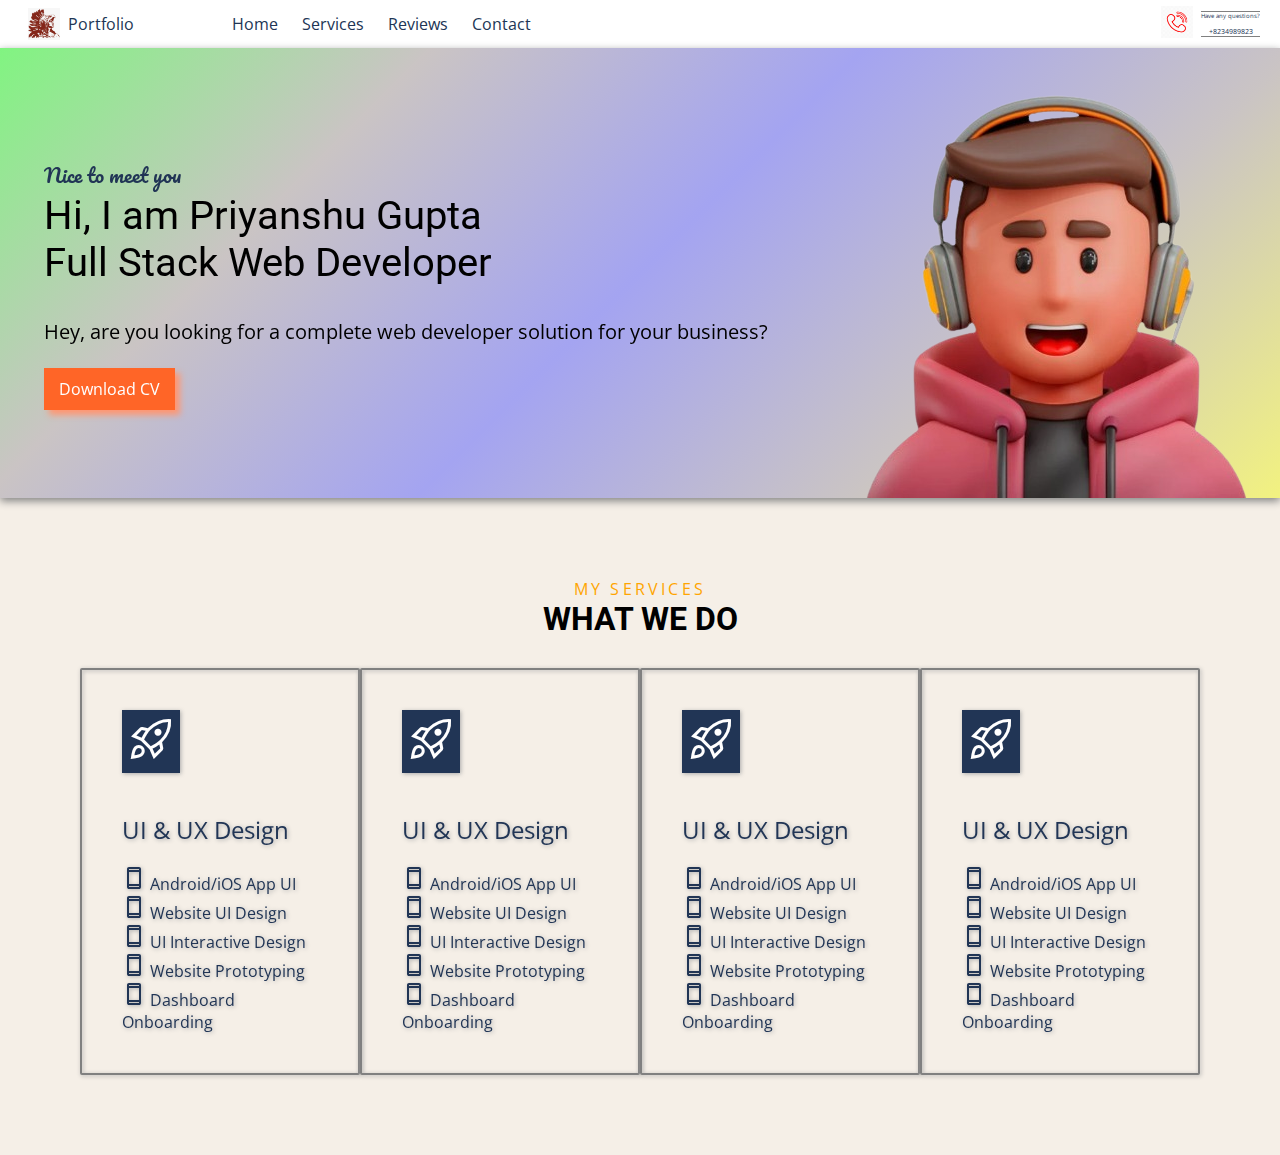
<file: index.html>
<!DOCTYPE html>
<html lang="en">

<head>
    <meta charset="UTF-8">
    <meta http-equiv="X-UA-Compatible" content="IE=edge">
    <meta name="viewport" content="width = device-width, intial-scale=1.0">
    <title>My Portfolio</title>
    <link rel="preconnect" href="https://fonts.googleapis.com">
    <link rel="preconnect" href="https://fonts.gstatic.com" crossorigin>
    <link href="https://fonts.googleapis.com/css2?family=Open+Sans:wght@600&display=swap" rel="stylesheet">
    <link href="https://fonts.googleapis.com/css2?family=Open+Sans:wght@600&family=Pacifico&display=swap"
        rel="stylesheet">
    <link
        href="https://fonts.googleapis.com/css2?family=Open+Sans:wght@600&family=Pacifico&family=Roboto:wght@700&display=swap"
        rel="stylesheet">
    <!-- Icon -->
    <link rel="stylesheet"
        href="https://fonts.googleapis.com/css2?family=Material+Symbols+Outlined:opsz,wght,FILL,GRAD@20..48,100..700,0..1,-50..200" />
    <link rel="stylesheet"
        href="https://fonts.googleapis.com/css2?family=Material+Symbols+Outlined:opsz,wght,FILL,GRAD@48,400,0,0" />
    <!-- Styles -->
    <link rel="stylesheet" href="CSS/style.css">
</head>

<body>

    <!-- Navigation Bar -->
    <div class="navigation">
        <div class="logo">
            <img class="logoImage" src="logo.png" alt="">
            <span class="logoTitle"> Portfolio </span>
        </div>

        <div class="menuItems">
            <a href="#"><span class="menuItem"> Home </span> </a>
            <a href="#"><span class="menuItem"> Services </span> </a>
            <a href="#"><span class="menuItem"> Reviews </span></a>
            <a href="#"><span class="menuItem"> Contact </span></a>
        </div>

        <div class="contact">
            <a class="contactButton" href="#">
                <img class="contactImage" src="call.png" alt="">
            </a>
        </div>

        <div class="questions">
            <p class="question"><span>Have any questions?</span></p>
            <p class="no">+8234989823</p>
        </div>
    </div>

    <!-- Banner -->
    <div class="banner">
        <div class="bannerLeft">
            <div class="greeting">
                Nice to meet you
            </div>
            <div class="title">
                <div class="titleSpan">
                    Hi, I am Priyanshu Gupta
                </div>
                <br>
                <div class="titleSpan">
                    Full Stack Web Developer
                </div>
            </div>
            <div class="description">
                Hey, are you looking for a complete web developer solution for your business?

            </div>
            <div class="showCV">
                <a href="#" class="showCVButton">
                    Download CV
                </a>
            </div>
        </div>
        <div class="bannerImage">
            <img src="image.png" alt="">

        </div>
    </div>


    <div class="services">
        <!-- Service Text Headings -->
        <div class="serviceText">
            <div class="textSubHeading">My Services</div>
            <div class="textHeading">What we do</div>
        </div>
        <!-- Service Cards -->
        <div class="serviceCards">
            <div class="serviceCard">
                <div class="serviceIconDiv"><span class="serviceIcon material-symbols-outlined">
                        rocket_launch
                    </span></div>
                <div class="serviceTitle">UI & UX Design</div>
                <div class="serviceFeatures">
                    <div class="serviceFeature">
                        <span class="serviceFeatureIcon material-symbols-outlined">
                            smartphone
                        </span>
                        <span class="serviceFeatureText">Android/iOS App UI</span>
                    </div>
                    <div class="serviceFeature">
                        <span class="serviceFeatureIcon material-symbols-outlined">
                            smartphone
                        </span>
                        <span class="serviceFeatureText">Website UI Design</span>
                    </div>
                    <div class="serviceFeature">
                        <span class="serviceFeatureIcon material-symbols-outlined">
                            smartphone
                        </span>
                        <span class="serviceFeatureText">UI Interactive Design</span>
                    </div>
                    <div class="serviceFeature">
                        <span class="serviceFeatureIcon material-symbols-outlined">
                            smartphone
                        </span>
                        <span class="serviceFeatureText">Website Prototyping</span>
                    </div>
                    <div class="serviceFeature">
                        <span class="serviceFeatureIcon material-symbols-outlined">
                            smartphone
                        </span>
                        <span class="serviceFeatureText">Dashboard Onboarding</span>
                    </div>

                </div>
            </div>
            <div class="serviceCard">
                <div class="serviceIconDiv"><span class="serviceIcon material-symbols-outlined">
                        rocket_launch
                    </span></div>
                <div class="serviceTitle">UI & UX Design</div>
                <div class="serviceFeatures">
                    <div class="serviceFeature">
                        <span class="serviceFeatureIcon material-symbols-outlined">
                            smartphone
                        </span>
                        <span class="serviceFeatureText">Android/iOS App UI</span>
                    </div>
                    <div class="serviceFeature">
                        <span class="serviceFeatureIcon material-symbols-outlined">
                            smartphone
                        </span>
                        <span class="serviceFeatureText">Website UI Design</span>
                    </div>
                    <div class="serviceFeature">
                        <span class="serviceFeatureIcon material-symbols-outlined">
                            smartphone
                        </span>
                        <span class="serviceFeatureText">UI Interactive Design</span>
                    </div>
                    <div class="serviceFeature">
                        <span class="serviceFeatureIcon material-symbols-outlined">
                            smartphone
                        </span>
                        <span class="serviceFeatureText">Website Prototyping</span>
                    </div>
                    <div class="serviceFeature">
                        <span class="serviceFeatureIcon material-symbols-outlined">
                            smartphone
                        </span>
                        <span class="serviceFeatureText">Dashboard Onboarding</span>
                    </div>

                </div>
            </div>
            <div class="serviceCard">
                <div class="serviceIconDiv"><span class="serviceIcon material-symbols-outlined">
                        rocket_launch
                    </span></div>
                <div class="serviceTitle">UI & UX Design</div>
                <div class="serviceFeatures">
                    <div class="serviceFeature">
                        <span class="serviceFeatureIcon material-symbols-outlined">
                            smartphone
                        </span>
                        <span class="serviceFeatureText">Android/iOS App UI</span>
                    </div>
                    <div class="serviceFeature">
                        <span class="serviceFeatureIcon material-symbols-outlined">
                            smartphone
                        </span>
                        <span class="serviceFeatureText">Website UI Design</span>
                    </div>
                    <div class="serviceFeature">
                        <span class="serviceFeatureIcon material-symbols-outlined">
                            smartphone
                        </span>
                        <span class="serviceFeatureText">UI Interactive Design</span>
                    </div>
                    <div class="serviceFeature">
                        <span class="serviceFeatureIcon material-symbols-outlined">
                            smartphone
                        </span>
                        <span class="serviceFeatureText">Website Prototyping</span>
                    </div>
                    <div class="serviceFeature">
                        <span class="serviceFeatureIcon material-symbols-outlined">
                            smartphone
                        </span>
                        <span class="serviceFeatureText">Dashboard Onboarding</span>
                    </div>

                </div>
            </div>
            <div class="serviceCard">
                <div class="serviceIconDiv"><span class="serviceIcon material-symbols-outlined">
                        rocket_launch
                    </span></div>
                <div class="serviceTitle">UI & UX Design</div>
                <div class="serviceFeatures">
                    <div class="serviceFeature">
                        <span class="serviceFeatureIcon material-symbols-outlined">
                            smartphone
                        </span>
                        <span class="serviceFeatureText">Android/iOS App UI</span>
                    </div>
                    <div class="serviceFeature">
                        <span class="serviceFeatureIcon material-symbols-outlined">
                            smartphone
                        </span>
                        <span class="serviceFeatureText">Website UI Design</span>
                    </div>
                    <div class="serviceFeature">
                        <span class="serviceFeatureIcon material-symbols-outlined">
                            smartphone
                        </span>
                        <span class="serviceFeatureText">UI Interactive Design</span>
                    </div>
                    <div class="serviceFeature">
                        <span class="serviceFeatureIcon material-symbols-outlined">
                            smartphone
                        </span>
                        <span class="serviceFeatureText">Website Prototyping</span>
                    </div>
                    <div class="serviceFeature">
                        <span class="serviceFeatureIcon material-symbols-outlined">
                            smartphone
                        </span>
                        <span class="serviceFeatureText">Dashboard Onboarding</span>
                    </div>

                </div>
            </div>

        </div>
    </div>


</body>

</html>
</file>
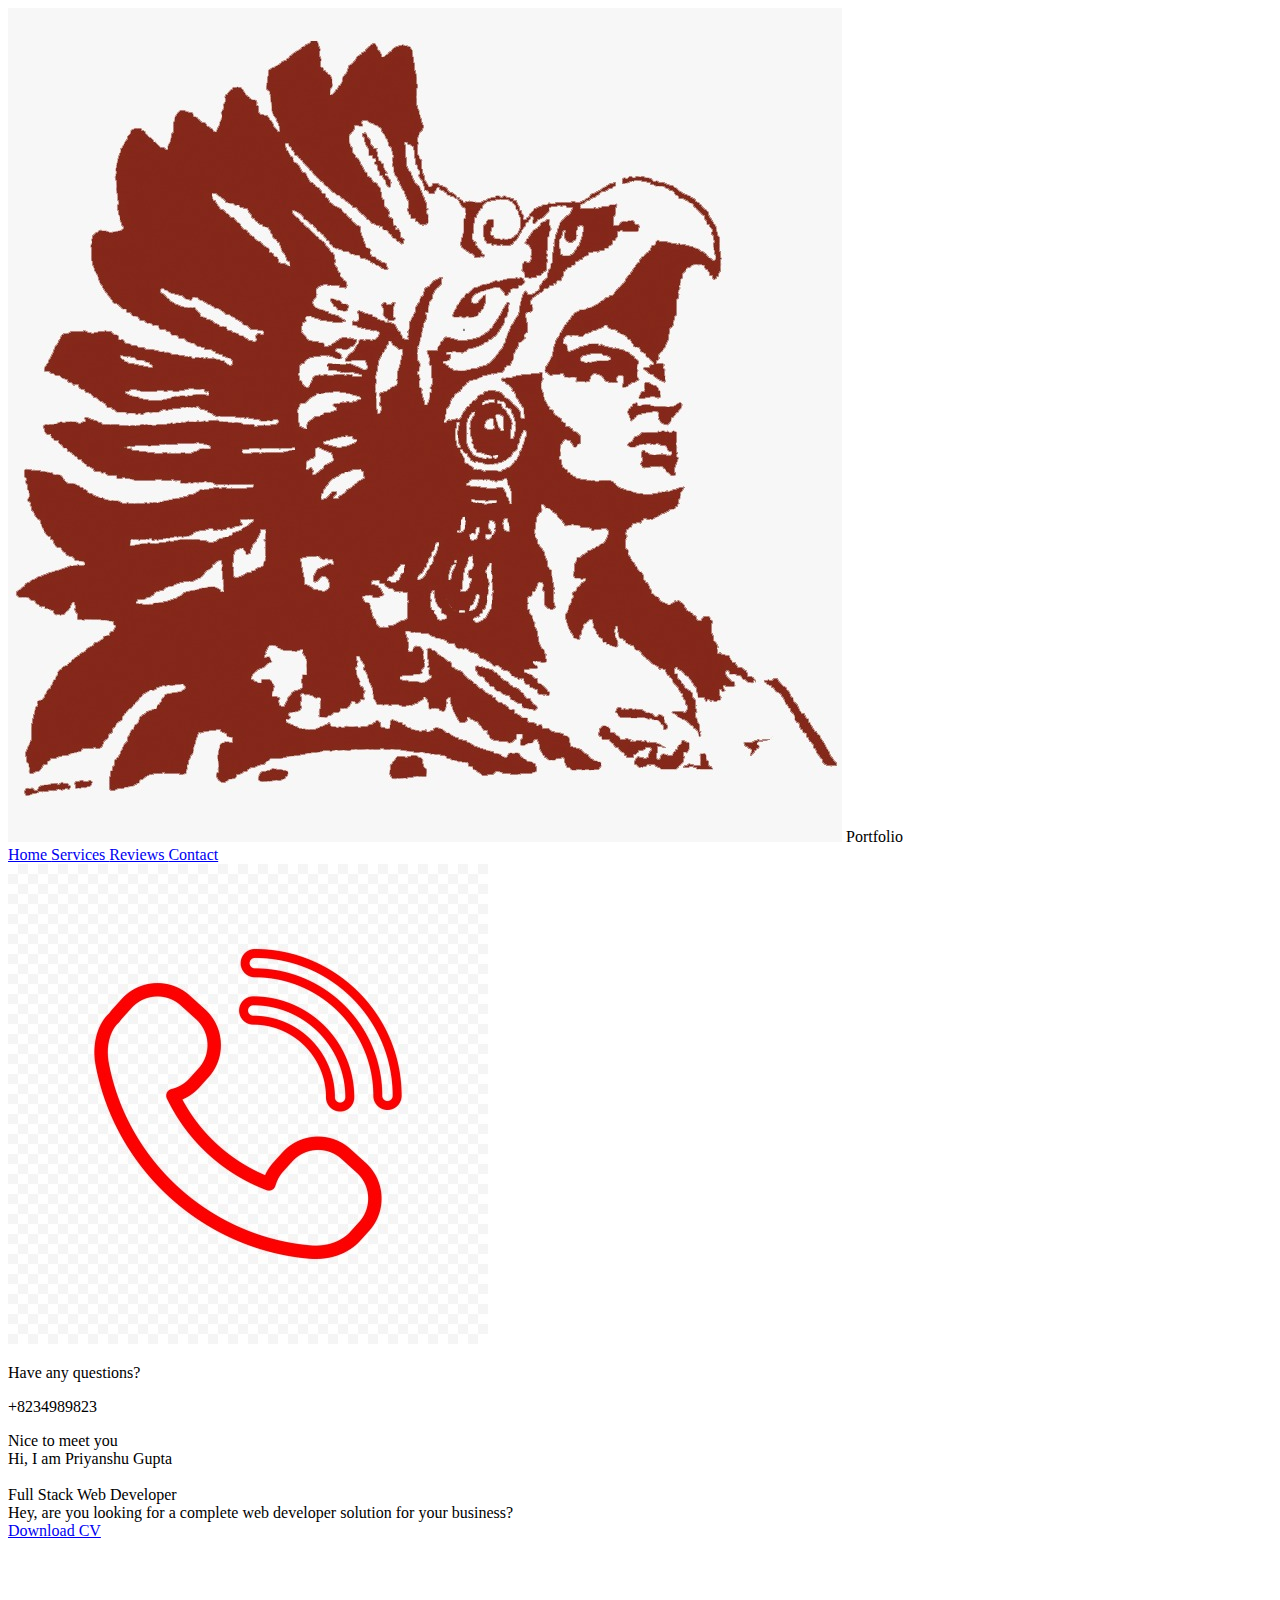
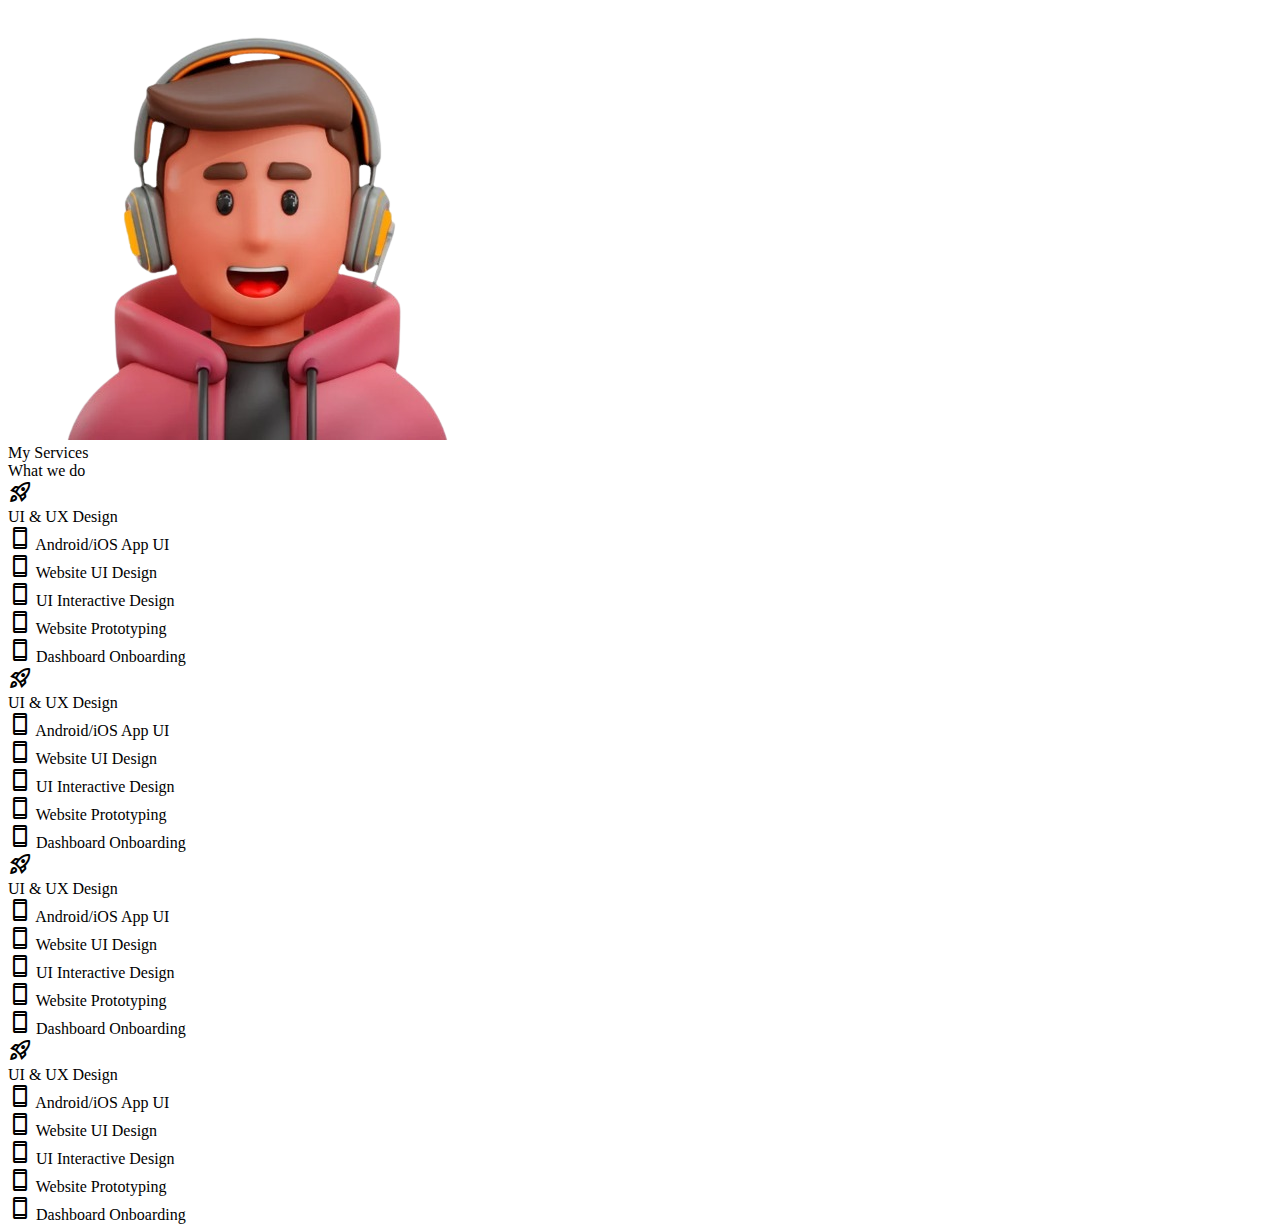
<file: INDEX/index1.html>
<!DOCTYPE html>
<html lang="en">

<head>
    <meta charset="UTF-8">
    <meta http-equiv="X-UA-Compatible" content="IE=edge">
    <meta name="viewport" content="width = device-width, intial-scale=1.0">
    <title>My Portfolio</title>
    <link rel="preconnect" href="https://fonts.googleapis.com">
    <link rel="preconnect" href="https://fonts.gstatic.com" crossorigin>
    <link href="https://fonts.googleapis.com/css2?family=Open+Sans:wght@600&display=swap" rel="stylesheet">
    <link href="https://fonts.googleapis.com/css2?family=Open+Sans:wght@600&family=Pacifico&display=swap"
        rel="stylesheet">
    <link
        href="https://fonts.googleapis.com/css2?family=Open+Sans:wght@600&family=Pacifico&family=Roboto:wght@700&display=swap"
        rel="stylesheet">
    <!-- Icon -->
    <link rel="stylesheet"
        href="https://fonts.googleapis.com/css2?family=Material+Symbols+Outlined:opsz,wght,FILL,GRAD@20..48,100..700,0..1,-50..200" />
    <link rel="stylesheet"
        href="https://fonts.googleapis.com/css2?family=Material+Symbols+Outlined:opsz,wght,FILL,GRAD@48,400,0,0" />
    <!-- Styles -->
    <link rel="stylesheet" href="C:\Users\bittu\OneDrive\Desktop\WEB D\INDEX\CSS\style.css">
</head>

<body>

    <!-- Navigation Bar -->
    <div class="navigation">
        <div class="logo">
            <img class="logoImage" src="logo.png" alt="">
            <span class="logoTitle"> Portfolio </span>
        </div>

        <div class="menuItems">
            <a href="#"><span class="menuItem"> Home </span> </a>
            <a href="#"><span class="menuItem"> Services </span> </a>
            <a href="#"><span class="menuItem"> Reviews </span></a>
            <a href="#"><span class="menuItem"> Contact </span></a>
        </div>

        <div class="contact">
            <a class="contactButton" href="#">
                <img class="contactImage" src="call.png" alt="">
            </a>
        </div>

        <div class="questions">
            <p class="question"><span>Have any questions?</span></p>
            <p class="no">+8234989823</p>
        </div>
    </div>

    <!-- Banner -->
    <div class="banner">
        <div class="bannerLeft">
            <div class="greeting">
                Nice to meet you
            </div>
            <div class="title">
                <div class="titleSpan">
                    Hi, I am Priyanshu Gupta
                </div>
                <br>
                <div class="titleSpan">
                    Full Stack Web Developer
                </div>
            </div>
            <div class="description">
                Hey, are you looking for a complete web developer solution for your business?

            </div>
            <div class="showCV">
                <a href="#" class="showCVButton">
                    Download CV
                </a>
            </div>
        </div>
        <div class="bannerImage">
            <img src="image.png" alt="">

        </div>
    </div>


    <div class="services">
        <!-- Service Text Headings -->
        <div class="serviceText">
            <div class="textSubHeading">My Services</div>
            <div class="textHeading">What we do</div>
        </div>
        <!-- Service Cards -->
        <div class="serviceCards">
            <div class="serviceCard">
                <div class="serviceIconDiv"><span class="serviceIcon material-symbols-outlined">
                        rocket_launch
                    </span></div>
                <div class="serviceTitle">UI & UX Design</div>
                <div class="serviceFeatures">
                    <div class="serviceFeature">
                        <span class="serviceFeatureIcon material-symbols-outlined">
                            smartphone
                        </span>
                        <span class="serviceFeatureText">Android/iOS App UI</span>
                    </div>
                    <div class="serviceFeature">
                        <span class="serviceFeatureIcon material-symbols-outlined">
                            smartphone
                        </span>
                        <span class="serviceFeatureText">Website UI Design</span>
                    </div>
                    <div class="serviceFeature">
                        <span class="serviceFeatureIcon material-symbols-outlined">
                            smartphone
                        </span>
                        <span class="serviceFeatureText">UI Interactive Design</span>
                    </div>
                    <div class="serviceFeature">
                        <span class="serviceFeatureIcon material-symbols-outlined">
                            smartphone
                        </span>
                        <span class="serviceFeatureText">Website Prototyping</span>
                    </div>
                    <div class="serviceFeature">
                        <span class="serviceFeatureIcon material-symbols-outlined">
                            smartphone
                        </span>
                        <span class="serviceFeatureText">Dashboard Onboarding</span>
                    </div>

                </div>
            </div>
            <div class="serviceCard">
                <div class="serviceIconDiv"><span class="serviceIcon material-symbols-outlined">
                        rocket_launch
                    </span></div>
                <div class="serviceTitle">UI & UX Design</div>
                <div class="serviceFeatures">
                    <div class="serviceFeature">
                        <span class="serviceFeatureIcon material-symbols-outlined">
                            smartphone
                        </span>
                        <span class="serviceFeatureText">Android/iOS App UI</span>
                    </div>
                    <div class="serviceFeature">
                        <span class="serviceFeatureIcon material-symbols-outlined">
                            smartphone
                        </span>
                        <span class="serviceFeatureText">Website UI Design</span>
                    </div>
                    <div class="serviceFeature">
                        <span class="serviceFeatureIcon material-symbols-outlined">
                            smartphone
                        </span>
                        <span class="serviceFeatureText">UI Interactive Design</span>
                    </div>
                    <div class="serviceFeature">
                        <span class="serviceFeatureIcon material-symbols-outlined">
                            smartphone
                        </span>
                        <span class="serviceFeatureText">Website Prototyping</span>
                    </div>
                    <div class="serviceFeature">
                        <span class="serviceFeatureIcon material-symbols-outlined">
                            smartphone
                        </span>
                        <span class="serviceFeatureText">Dashboard Onboarding</span>
                    </div>

                </div>
            </div>
            <div class="serviceCard">
                <div class="serviceIconDiv"><span class="serviceIcon material-symbols-outlined">
                        rocket_launch
                    </span></div>
                <div class="serviceTitle">UI & UX Design</div>
                <div class="serviceFeatures">
                    <div class="serviceFeature">
                        <span class="serviceFeatureIcon material-symbols-outlined">
                            smartphone
                        </span>
                        <span class="serviceFeatureText">Android/iOS App UI</span>
                    </div>
                    <div class="serviceFeature">
                        <span class="serviceFeatureIcon material-symbols-outlined">
                            smartphone
                        </span>
                        <span class="serviceFeatureText">Website UI Design</span>
                    </div>
                    <div class="serviceFeature">
                        <span class="serviceFeatureIcon material-symbols-outlined">
                            smartphone
                        </span>
                        <span class="serviceFeatureText">UI Interactive Design</span>
                    </div>
                    <div class="serviceFeature">
                        <span class="serviceFeatureIcon material-symbols-outlined">
                            smartphone
                        </span>
                        <span class="serviceFeatureText">Website Prototyping</span>
                    </div>
                    <div class="serviceFeature">
                        <span class="serviceFeatureIcon material-symbols-outlined">
                            smartphone
                        </span>
                        <span class="serviceFeatureText">Dashboard Onboarding</span>
                    </div>

                </div>
            </div>
            <div class="serviceCard">
                <div class="serviceIconDiv"><span class="serviceIcon material-symbols-outlined">
                        rocket_launch
                    </span></div>
                <div class="serviceTitle">UI & UX Design</div>
                <div class="serviceFeatures">
                    <div class="serviceFeature">
                        <span class="serviceFeatureIcon material-symbols-outlined">
                            smartphone
                        </span>
                        <span class="serviceFeatureText">Android/iOS App UI</span>
                    </div>
                    <div class="serviceFeature">
                        <span class="serviceFeatureIcon material-symbols-outlined">
                            smartphone
                        </span>
                        <span class="serviceFeatureText">Website UI Design</span>
                    </div>
                    <div class="serviceFeature">
                        <span class="serviceFeatureIcon material-symbols-outlined">
                            smartphone
                        </span>
                        <span class="serviceFeatureText">UI Interactive Design</span>
                    </div>
                    <div class="serviceFeature">
                        <span class="serviceFeatureIcon material-symbols-outlined">
                            smartphone
                        </span>
                        <span class="serviceFeatureText">Website Prototyping</span>
                    </div>
                    <div class="serviceFeature">
                        <span class="serviceFeatureIcon material-symbols-outlined">
                            smartphone
                        </span>
                        <span class="serviceFeatureText">Dashboard Onboarding</span>
                    </div>

                </div>
            </div>

        </div>
    </div>


</body>

</html>
</file>
<file: CSS/style.css>
/*Define the global or root variables */
:root {
  --primaryColor: #213555;
  --backgroundColor: #f5efe7;
  --primaryAccentColor: #4f709c;
  --secondaryColor: #d8c4b6;
  --whiteColor: white;
  --blackColor: #222222;
  --primaryFont: "Open Sans", sans-serif;
  --navbarHeight: 3rem;
  --cursiveFont: "Pacifico", cursive;
}

/* Main CSS */

a {
  text-decoration: none;
  color: var(--primaryColor);
}

a:hover {
  color: var(--primaryAccentColor);
}

body {
  background-color: var(--backgroundColor);
  color: var(--primaryColor);
  font-family: var(--primaryFont);
  margin-top: 0px;
  margin-left: 0px;
  margin-right: 0px;
}

/* Navigation Bar */
.navigation {
  background-color: var(--whiteColor);
  height: var(--navbarHeight);
  display: flex;
  justify-content: space-around;
  align-items: center;
}

.logo {
  display: flex;
  padding-left: 20px;
  width: 12rem;
  align-items: center;
  /* margin-right: 4rem; */
}

.logoImage {
  padding: 8px;
  height: 2rem;
  /* float: left; */
}

.contactImage {
  padding: 8px;
  height: 2rem;
}

.menuItems {
  flex-grow: 2;
}

.menuItem {
  margin-left: 20px;
}

.question {
  font-size: 6px;
  margin-right: 20px;
  border-top: 1px solid grey;
}

.no {
  font-size: 7px;
  margin-right: 20px;
  text-align: center;
  border-bottom: 1px solid grey;
}

/* Banner */
.banner {
  display: flex;
  height: 450px;
  background: linear-gradient(
    135deg,
    /* var(--secondaryColor),
        var(--primaryAccentColor)
        */
      rgb(129, 244, 129),
    rgb(202, 196, 196),
    rgb(164, 164, 241),
    rgb(202, 196, 196),
    rgb(242, 242, 128)
  );
  /* background-color: var(--backgroundColor); */
  filter: drop-shadow(0px 3px 4px grey);
  justify-content: space-around;
  align-items: center;
}

.bannerLeft {
  position: relative;
  top: 5px;
  left: 30px;
}

.bannerImage {
  position: relative;
  bottom: 125px;
  left: 40px;
  height: 300px;
  border-radius: 100%;
}

.greeting {
  font-family: var(--cursiveFont);
  font-size: 20px;
}

.title {
  font-size: 40px;
  color: black;
  font-family: "Roboto", sans-serif;
}

.description {
  margin: 30px 0px;
  line-height: 2rem;
  font-size: 20px;
  color: black;
}

.titleSpan {
  display: inline-block;
  /* background-color: var(--primaryColor);
    padding: 0.5rem;
    margin: 5px 0px; */
}

.showCVButton {
  background: #ff6527;

  color: white;
  padding: 10px 15px;
  filter: drop-shadow(5px 5px 3px #ff9671);
}

.showCVButton:hover {
  background: rgb(172, 58, 172);
  color: white;
  filter: drop-shadow(5px 5px 3px rgb(170, 56, 172));
}

/* Services Section */
.services {
  margin: 5rem;
}

.serviceText {
  text-align: center;
  text-transform: uppercase;
}

.textSubHeading {
  color: var(--primaryAccentColor);
  letter-spacing: 0.2rem;
  color: orange;
  font-size: 1rem;
}

.textHeading {
  font-size: 2rem;
  font-weight: bold;
  color: black;
  font-family: "Roboto", sans-serif;
}

.serviceCards {
  margin-top: 30px;
  display: flex;
  justify-content: space-around;
}

.serviceCard {
  border: 2px solid grey;
  border-radius: 2px;
  filter: drop-shadow(1px 1px 2px #aaaaaa);
  padding: 40px;
}

.serviceCard:hover {
  background-color: white;
  filter: drop-shadow(3px 3px 8px white);
  transform: scale(1.02);
}

.serviceIconDiv {
  background-color: var(--primaryColor);
  padding: 5px;
  display: inline-block;
  margin-bottom: 20px;
}

.serviceIcon {
  font-size: 3rem;
  color: white;
}

.serviceTitle {
  font-size: 1.5rem;
  margin: 20px 0px;
}
</file>
